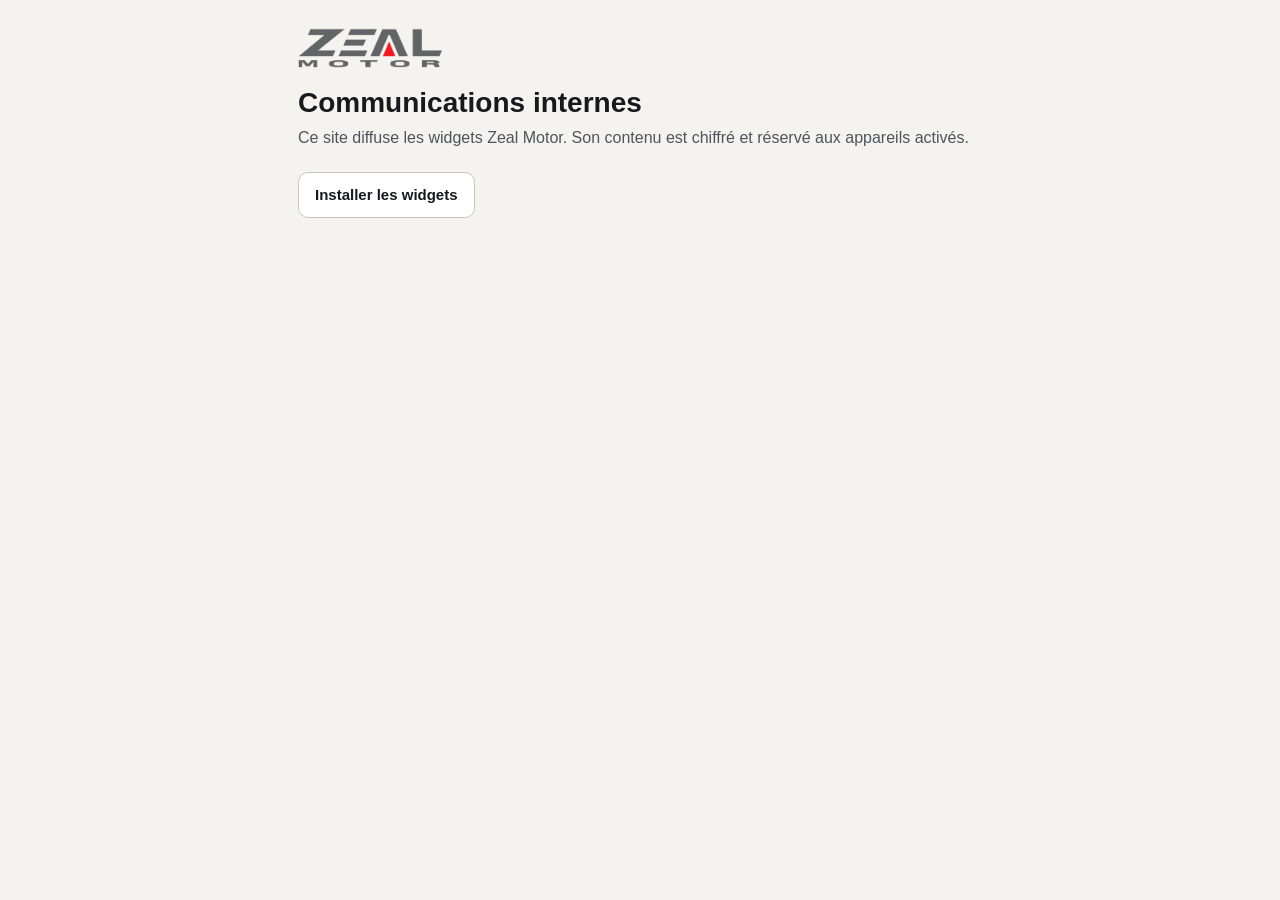
<file: index.html>
<!doctype html>
<html lang="fr">
<head>
<meta charset="utf-8">
<meta name="viewport" content="width=device-width, initial-scale=1">
<meta name="robots" content="noindex, nofollow">
<title>Zeal Motor · Communications internes</title>
<style>
:root{--ink:#17191D;--muted:#4F545B;--line:#E3E0D9;--bg:#F4F3EF;--red:#ED1C24;--dark:#1F2023}
*{box-sizing:border-box}
body{margin:0;background:var(--bg);color:var(--ink);font:16px/1.5 -apple-system,BlinkMacSystemFont,"Segoe UI",Inter,sans-serif}
main{max-width:720px;margin:0 auto;padding:28px 18px 56px}
header{display:flex;align-items:center;gap:14px;margin-bottom:8px}
header img{height:40px}
h1{font-size:28px;line-height:1.2;margin:18px 0 6px}
h2{font-size:19px;margin:0 0 8px;display:flex;gap:10px;align-items:center}
.lead{color:var(--muted);margin:0 0 22px}
.step{background:#fff;border:1px solid var(--line);border-radius:16px;padding:18px 18px 16px;margin-bottom:14px}
.num{flex:none;width:28px;height:28px;border-radius:14px;background:var(--dark);color:#fff;font-size:14px;display:flex;align-items:center;justify-content:center}
.step p,.step li{color:var(--muted)}
.step ol{padding-left:20px;margin:6px 0}
.scripts{display:grid;gap:12px;margin-top:10px}
.script{border:1px solid var(--line);border-radius:12px;padding:12px 14px}
.script b{display:block;margin-bottom:8px}
.row{display:flex;gap:8px;flex-wrap:wrap}
button,a.btn{display:inline-block;min-height:44px;padding:0 16px;border-radius:10px;font-family:inherit;font-size:15px;font-weight:600;line-height:44px;border:1px solid #C9C6BE;background:#fff;color:var(--ink);text-decoration:none;cursor:pointer}
button.primary{background:var(--dark);border-color:var(--dark);color:#fff}
.ok{color:#17663F;font-weight:600;min-height:22px;margin-top:6px}
.warn{background:#FCEFD6;color:#5C3600;border-radius:12px;padding:12px 14px;margin-top:10px}
code{background:#ECEAE4;border-radius:6px;padding:1px 6px}
footer{color:var(--muted);font-size:13px;margin-top:28px}
</style>
</head>
<body>
<main>
  <header><img src="brand/zeal-logo.png" alt="Zeal Motor"></header>
  <h1>Communications internes</h1>
  <p class="lead">Ce site diffuse les widgets Zeal Motor. Son contenu est chiffré et réservé aux appareils activés.</p>
  <a class="btn" href="install/">Installer les widgets</a>
</main>
</body>
</html>
</file>
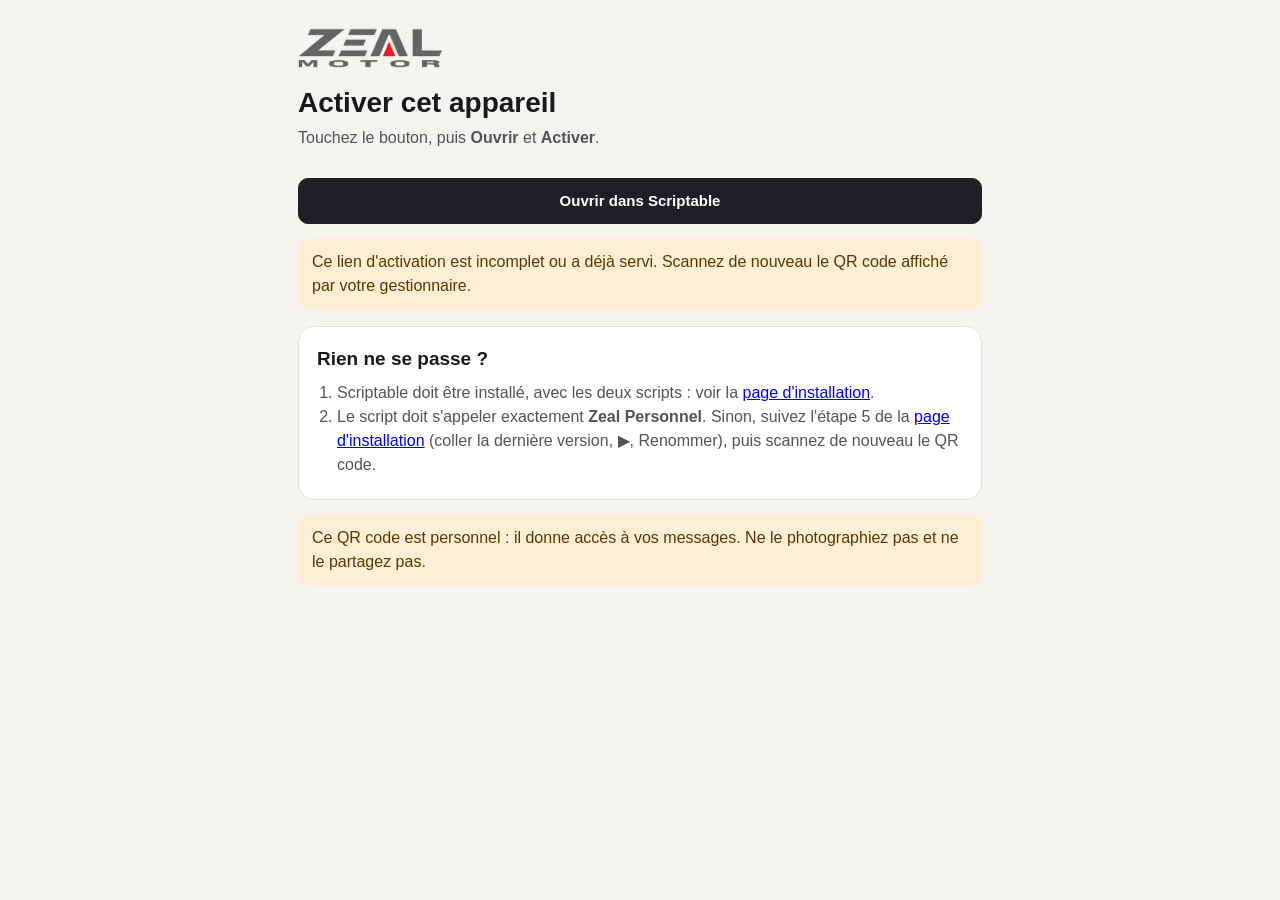
<file: activer/index.html>
<!doctype html>
<html lang="fr">
<head>
<meta charset="utf-8">
<meta name="viewport" content="width=device-width, initial-scale=1">
<meta name="robots" content="noindex, nofollow">
<meta name="referrer" content="no-referrer">
<title>Activer les widgets Zeal Motor</title>
<style>
:root{--ink:#17191D;--muted:#4F545B;--line:#E3E0D9;--bg:#F4F3EF;--red:#ED1C24;--dark:#1F2023}
*{box-sizing:border-box}
body{margin:0;background:var(--bg);color:var(--ink);font:16px/1.5 -apple-system,BlinkMacSystemFont,"Segoe UI",Inter,sans-serif}
main{max-width:720px;margin:0 auto;padding:28px 18px 56px}
header{display:flex;align-items:center;gap:14px;margin-bottom:8px}
header img{height:40px}
h1{font-size:28px;line-height:1.2;margin:18px 0 6px}
h2{font-size:19px;margin:0 0 8px;display:flex;gap:10px;align-items:center}
.lead{color:var(--muted);margin:0 0 22px}
.step{background:#fff;border:1px solid var(--line);border-radius:16px;padding:18px 18px 16px;margin-bottom:14px}
.num{flex:none;width:28px;height:28px;border-radius:14px;background:var(--dark);color:#fff;font-size:14px;display:flex;align-items:center;justify-content:center}
.step p,.step li{color:var(--muted)}
.step ol{padding-left:20px;margin:6px 0}
.scripts{display:grid;gap:12px;margin-top:10px}
.script{border:1px solid var(--line);border-radius:12px;padding:12px 14px}
.script b{display:block;margin-bottom:8px}
.row{display:flex;gap:8px;flex-wrap:wrap}
button,a.btn{display:inline-block;min-height:44px;padding:0 16px;border-radius:10px;font-family:inherit;font-size:15px;font-weight:600;line-height:44px;border:1px solid #C9C6BE;background:#fff;color:var(--ink);text-decoration:none;cursor:pointer}
button.primary{background:var(--dark);border-color:var(--dark);color:#fff}
.ok{color:#17663F;font-weight:600;min-height:22px;margin-top:6px}
.warn{background:#FCEFD6;color:#5C3600;border-radius:12px;padding:12px 14px;margin-top:10px}
code{background:#ECEAE4;border-radius:6px;padding:1px 6px}
footer{color:var(--muted);font-size:13px;margin-top:28px}

a.btn.primary{background:var(--dark);border-color:var(--dark);color:#fff;width:100%;text-align:center;margin:6px 0 4px}
</style>
</head>
<body>
<main>
  <header><img src="../brand/zeal-logo.png" alt="Zeal Motor"></header>
  <h1>Activer cet appareil</h1>
  <p class="lead">Touchez le bouton, puis <b>Ouvrir</b> et <b>Activer</b>.</p>
  <a class="btn primary" id="open" href="#" hidden>Ouvrir dans Scriptable</a>
  <p class="warn" id="invalid" hidden>Ce lien d'activation est incomplet ou a déjà servi. Scannez de nouveau le QR code affiché par votre gestionnaire.</p>

  <section class="step">
    <h2>Rien ne se passe ?</h2>
    <ol>
      <li>Scriptable doit être installé, avec les deux scripts : voir la <a href="../install/">page d'installation</a>.</li>
      <li>Le script doit s'appeler exactement <b>Zeal Personnel</b>. Sinon, suivez l'étape 5 de la <a href="../install/">page d'installation</a> (coller la dernière version, ▶, Renommer), puis scannez de nouveau le QR code.</li>
    </ol>
  </section>
  <p class="warn">Ce QR code est personnel : il donne accès à vos messages. Ne le photographiez pas et ne le partagez pas.</p>
</main>
<script>
(function () {
  var hash = String(location.hash || '').replace(/^#/, '');
  var params = {};
  hash.split('&').forEach(function (pair) {
    var i = pair.indexOf('=');
    if (i > 0) params[pair.slice(0, i)] = pair.slice(i + 1);
  });
  // Retire la clé de la barre d'adresse et de l'historique.
  if (hash && history.replaceState) history.replaceState(null, '', location.pathname + location.search);
  var valid = /^[0-9a-f]{32}$/.test(params.d || '') && /^[A-Za-z0-9_-]{43}$/.test(params.k || '');
  if (!valid) {
    document.getElementById('invalid').hidden = false;
    return;
  }
  var open = document.getElementById('open');
  open.href = 'scriptable:///run/Zeal%20Personnel?d=' + params.d + '&k=' + params.k;
  open.hidden = false;
})();
</script>
</body>
</html>
</file>
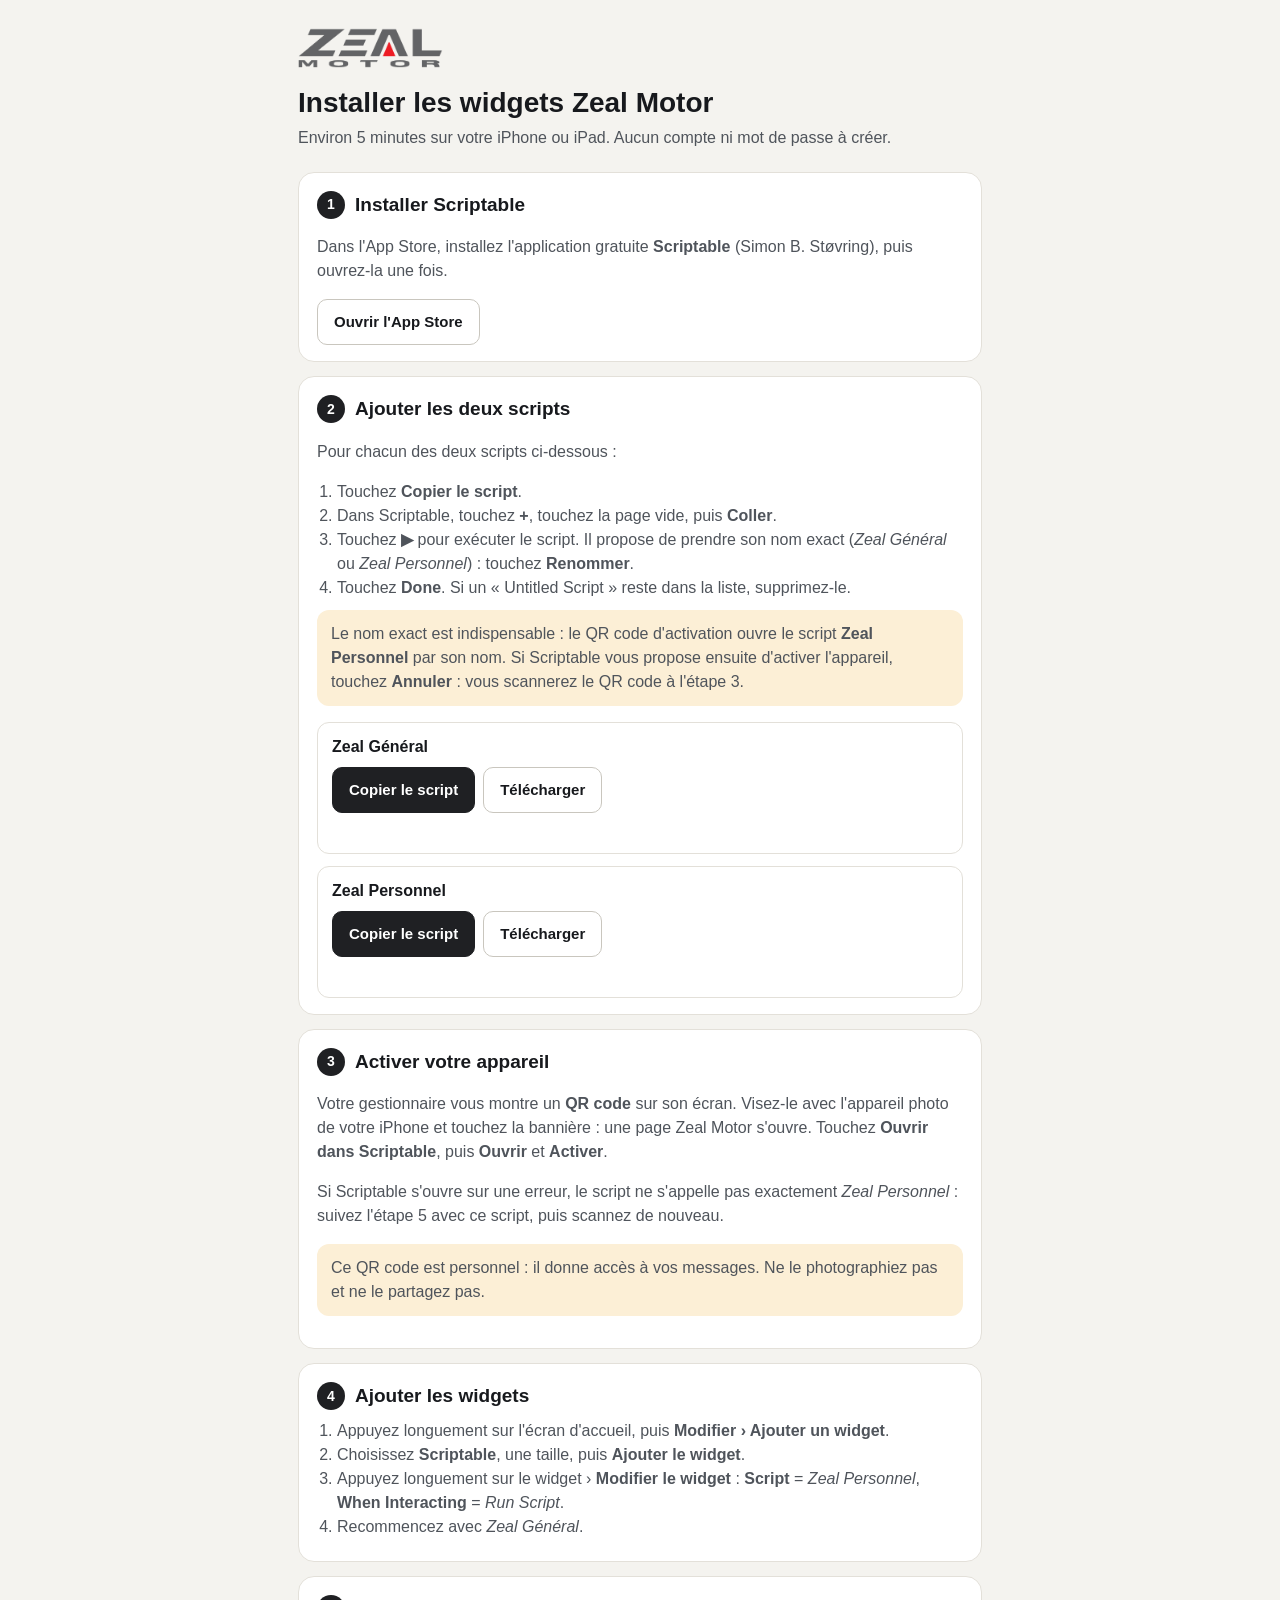
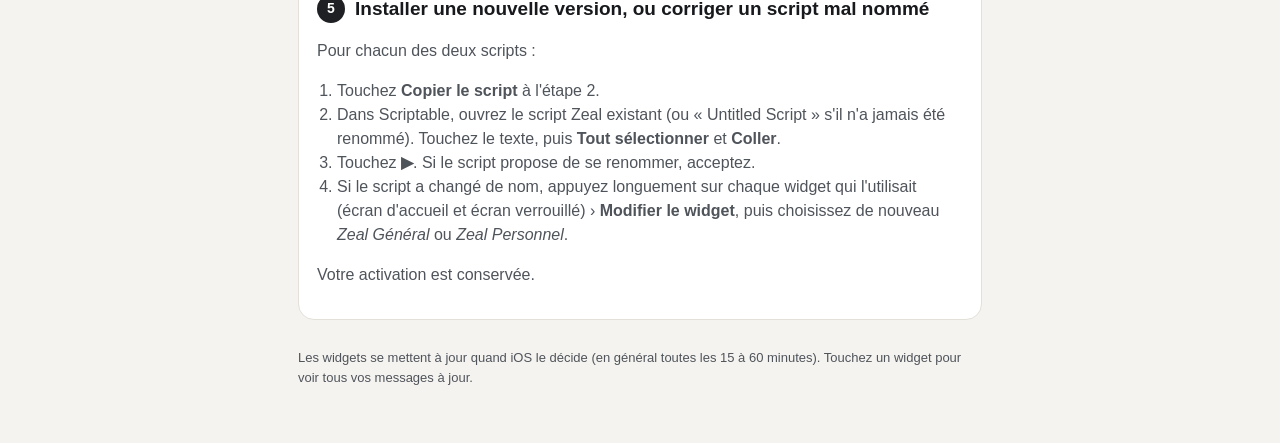
<file: install/index.html>
<!doctype html>
<html lang="fr">
<head>
<meta charset="utf-8">
<meta name="viewport" content="width=device-width, initial-scale=1">
<meta name="robots" content="noindex, nofollow">
<title>Installer les widgets Zeal Motor</title>
<style>
:root{--ink:#17191D;--muted:#4F545B;--line:#E3E0D9;--bg:#F4F3EF;--red:#ED1C24;--dark:#1F2023}
*{box-sizing:border-box}
body{margin:0;background:var(--bg);color:var(--ink);font:16px/1.5 -apple-system,BlinkMacSystemFont,"Segoe UI",Inter,sans-serif}
main{max-width:720px;margin:0 auto;padding:28px 18px 56px}
header{display:flex;align-items:center;gap:14px;margin-bottom:8px}
header img{height:40px}
h1{font-size:28px;line-height:1.2;margin:18px 0 6px}
h2{font-size:19px;margin:0 0 8px;display:flex;gap:10px;align-items:center}
.lead{color:var(--muted);margin:0 0 22px}
.step{background:#fff;border:1px solid var(--line);border-radius:16px;padding:18px 18px 16px;margin-bottom:14px}
.num{flex:none;width:28px;height:28px;border-radius:14px;background:var(--dark);color:#fff;font-size:14px;display:flex;align-items:center;justify-content:center}
.step p,.step li{color:var(--muted)}
.step ol{padding-left:20px;margin:6px 0}
.scripts{display:grid;gap:12px;margin-top:10px}
.script{border:1px solid var(--line);border-radius:12px;padding:12px 14px}
.script b{display:block;margin-bottom:8px}
.row{display:flex;gap:8px;flex-wrap:wrap}
button,a.btn{display:inline-block;min-height:44px;padding:0 16px;border-radius:10px;font-family:inherit;font-size:15px;font-weight:600;line-height:44px;border:1px solid #C9C6BE;background:#fff;color:var(--ink);text-decoration:none;cursor:pointer}
button.primary{background:var(--dark);border-color:var(--dark);color:#fff}
.ok{color:#17663F;font-weight:600;min-height:22px;margin-top:6px}
.warn{background:#FCEFD6;color:#5C3600;border-radius:12px;padding:12px 14px;margin-top:10px}
code{background:#ECEAE4;border-radius:6px;padding:1px 6px}
footer{color:var(--muted);font-size:13px;margin-top:28px}
</style>
</head>
<body>
<main>
  <header><img src="../brand/zeal-logo.png" alt="Zeal Motor"></header>
  <h1>Installer les widgets Zeal Motor</h1>
  <p class="lead">Environ 5 minutes sur votre iPhone ou iPad. Aucun compte ni mot de passe à créer.</p>

  <section class="step">
    <h2><span class="num">1</span>Installer Scriptable</h2>
    <p>Dans l'App Store, installez l'application gratuite <b>Scriptable</b> (Simon B. Støvring), puis ouvrez-la une fois.</p>
    <a class="btn" href="https://apps.apple.com/app/scriptable/id1405459188">Ouvrir l'App Store</a>
  </section>

  <section class="step">
    <h2><span class="num">2</span>Ajouter les deux scripts</h2>
    <p>Pour chacun des deux scripts ci-dessous :</p>
    <ol>
      <li>Touchez <b>Copier le script</b>.</li>
      <li>Dans Scriptable, touchez <b>+</b>, touchez la page vide, puis <b>Coller</b>.</li>
      <li>Touchez <b>▶</b> pour exécuter le script. Il propose de prendre son nom exact (<i>Zeal Général</i> ou <i>Zeal Personnel</i>) : touchez <b>Renommer</b>.</li>
      <li>Touchez <b>Done</b>. Si un « Untitled Script » reste dans la liste, supprimez-le.</li>
    </ol>
    <p class="warn">Le nom exact est indispensable : le QR code d'activation ouvre le script <b>Zeal Personnel</b> par son nom. Si Scriptable vous propose ensuite d'activer l'appareil, touchez <b>Annuler</b> : vous scannerez le QR code à l'étape 3.</p>
    <div class="scripts">
      <div class="script">
        <b>Zeal Général</b>
        <div class="row">
          <button class="primary" type="button" data-copy="zeal-general.js">Copier le script</button>
          <a class="btn" href="zeal-general.js" download="Zeal Général.js">Télécharger</a>
        </div>
        <div class="ok" role="status" data-status="zeal-general.js"></div>
      </div>
      <div class="script">
        <b>Zeal Personnel</b>
        <div class="row">
          <button class="primary" type="button" data-copy="zeal-personnel.js">Copier le script</button>
          <a class="btn" href="zeal-personnel.js" download="Zeal Personnel.js">Télécharger</a>
        </div>
        <div class="ok" role="status" data-status="zeal-personnel.js"></div>
      </div>
    </div>
  </section>

  <section class="step">
    <h2><span class="num">3</span>Activer votre appareil</h2>
    <p>Votre gestionnaire vous montre un <b>QR code</b> sur son écran. Visez-le avec l'appareil photo de votre iPhone et touchez la bannière : une page Zeal Motor s'ouvre. Touchez <b>Ouvrir dans Scriptable</b>, puis <b>Ouvrir</b> et <b>Activer</b>.</p>
    <p>Si Scriptable s'ouvre sur une erreur, le script ne s'appelle pas exactement <i>Zeal Personnel</i> : suivez l'étape 5 avec ce script, puis scannez de nouveau.</p>
    <p class="warn">Ce QR code est personnel : il donne accès à vos messages. Ne le photographiez pas et ne le partagez pas.</p>
  </section>

  <section class="step">
    <h2><span class="num">4</span>Ajouter les widgets</h2>
    <ol>
      <li>Appuyez longuement sur l'écran d'accueil, puis <b>Modifier › Ajouter un widget</b>.</li>
      <li>Choisissez <b>Scriptable</b>, une taille, puis <b>Ajouter le widget</b>.</li>
      <li>Appuyez longuement sur le widget › <b>Modifier le widget</b> : <b>Script</b> = <i>Zeal Personnel</i>, <b>When Interacting</b> = <i>Run Script</i>.</li>
      <li>Recommencez avec <i>Zeal Général</i>.</li>
    </ol>
  </section>

  <section class="step">
    <h2><span class="num">5</span>Installer une nouvelle version, ou corriger un script mal nommé</h2>
    <p>Pour chacun des deux scripts :</p>
    <ol>
      <li>Touchez <b>Copier le script</b> à l'étape 2.</li>
      <li>Dans Scriptable, ouvrez le script Zeal existant (ou « Untitled Script » s'il n'a jamais été renommé). Touchez le texte, puis <b>Tout sélectionner</b> et <b>Coller</b>.</li>
      <li>Touchez <b>▶</b>. Si le script propose de se renommer, acceptez.</li>
      <li>Si le script a changé de nom, appuyez longuement sur chaque widget qui l'utilisait (écran d'accueil et écran verrouillé) › <b>Modifier le widget</b>, puis choisissez de nouveau <i>Zeal Général</i> ou <i>Zeal Personnel</i>.</li>
    </ol>
    <p>Votre activation est conservée.</p>
  </section>

  <footer>Les widgets se mettent à jour quand iOS le décide (en général toutes les 15 à 60 minutes). Touchez un widget pour voir tous vos messages à jour.</footer>
</main>
<script>
(function () {
  var cache = {};
  function load(file) {
    if (!cache[file]) cache[file] = fetch(file, { cache: 'no-store' }).then(function (r) { return r.text(); });
    return cache[file];
  }
  var texts = {};
  document.querySelectorAll('[data-copy]').forEach(function (btn) {
    var file = btn.getAttribute('data-copy');
    load(file).then(function (t) { texts[file] = t; });
    btn.addEventListener('click', function () {
      var status = document.querySelector('[data-status="' + file + '"]');
      var t = texts[file];
      if (!t) { status.textContent = 'Chargement… réessayez dans un instant.'; return; }
      function done() { status.textContent = 'Copié. Collez-le maintenant dans Scriptable.'; }
      function fallback() {
        var area = document.createElement('textarea');
        area.value = t;
        area.setAttribute('readonly', '');
        area.style.position = 'fixed';
        area.style.opacity = '0';
        document.body.appendChild(area);
        area.select();
        area.setSelectionRange(0, t.length);
        var ok = false;
        try { ok = document.execCommand('copy'); } catch (e) { ok = false; }
        document.body.removeChild(area);
        status.textContent = ok ? 'Copié. Collez-le maintenant dans Scriptable.' : 'Copie impossible : utilisez « Télécharger ».';
      }
      if (navigator.clipboard && navigator.clipboard.writeText) {
        navigator.clipboard.writeText(t).then(done, fallback);
      } else {
        fallback();
      }
    });
  });
})();
</script>
</body>
</html>
</file>
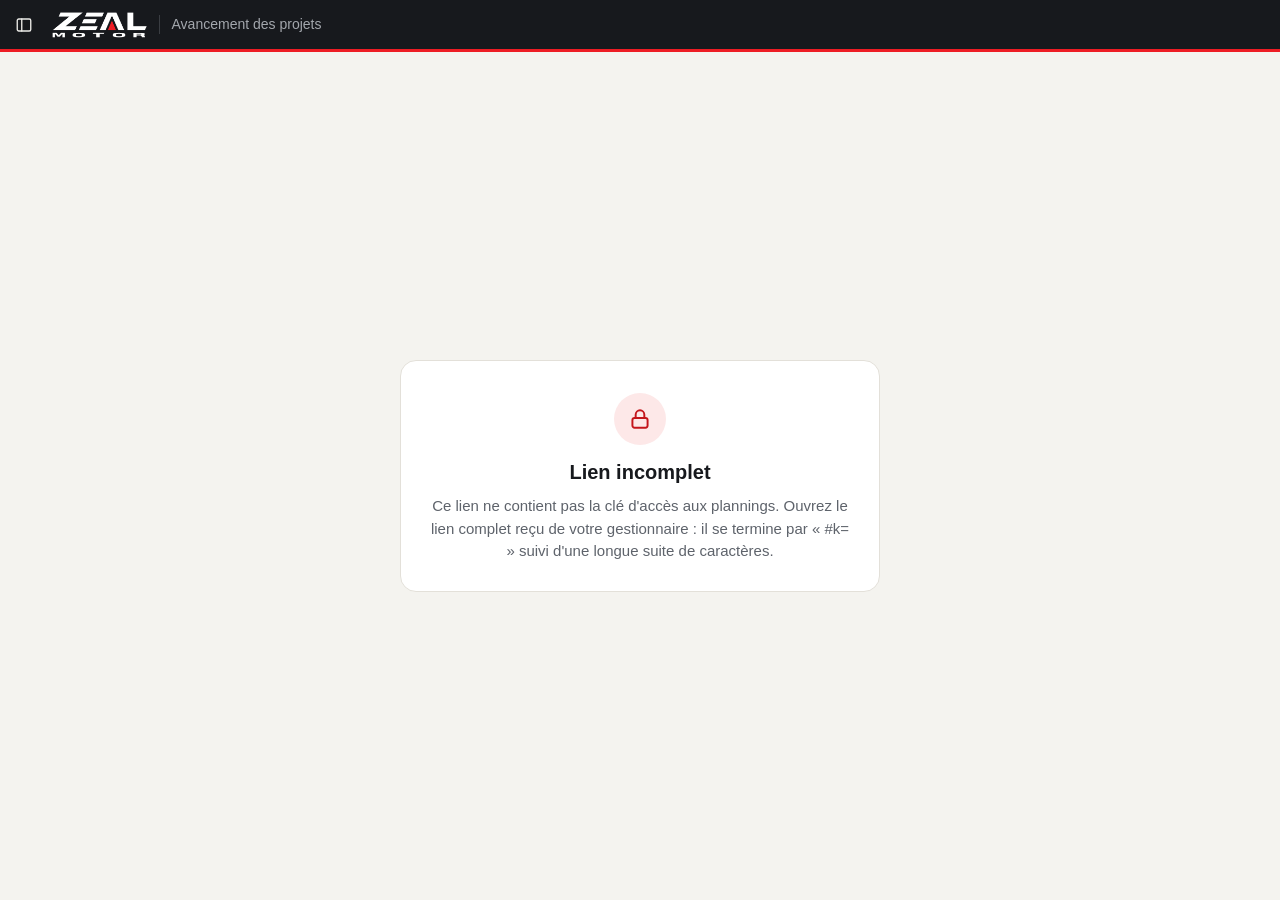
<file: projets/index.html>
<!doctype html>
<html lang="fr">
<head>
<meta charset="utf-8">
<meta name="viewport" content="width=device-width, initial-scale=1, viewport-fit=cover">
<meta name="robots" content="noindex, nofollow">
<meta name="referrer" content="no-referrer">
<meta name="color-scheme" content="light dark">
<meta name="theme-color" content="#17191D">
<title>Avancement des projets · Zeal Motor</title>
<link rel="icon" href="data:image/svg+xml,%3Csvg xmlns='http://www.w3.org/2000/svg' viewBox='0 0 32 32'%3E%3Crect width='32' height='32' rx='7' fill='%2317191D'/%3E%3Cpath d='M9 24h14L16 8z' fill='%23ED1C24'/%3E%3C/svg%3E">
<link rel="stylesheet" href="viewer.css">
</head>
<body>
<svg class="sprite" aria-hidden="true" focusable="false">
  <symbol id="i-menu" viewBox="0 0 24 24"><path d="M4 6h16M4 12h16M4 18h16"/></symbol>
  <symbol id="i-search" viewBox="0 0 24 24"><circle cx="11" cy="11" r="6.5"/><path d="m16 16 4.5 4.5"/></symbol>
  <symbol id="i-up" viewBox="0 0 24 24"><path d="m6 15 6-6 6 6"/></symbol>
  <symbol id="i-down" viewBox="0 0 24 24"><path d="m6 9 6 6 6-6"/></symbol>
  <symbol id="i-filter" viewBox="0 0 24 24"><path d="M4 5h16l-6.2 7.4V19l-3.6-1.8v-4.8z"/></symbol>
  <symbol id="i-sliders" viewBox="0 0 24 24"><path d="M4 7h9M17 7h3M4 17h3M11 17h9"/><circle cx="15" cy="7" r="2"/><circle cx="9" cy="17" r="2"/></symbol>
  <symbol id="i-close" viewBox="0 0 24 24"><path d="M6 6l12 12M18 6 6 18"/></symbol>
  <symbol id="i-expand" viewBox="0 0 24 24"><path d="m7 9 5-5 5 5M7 15l5 5 5-5"/></symbol>
  <symbol id="i-collapse" viewBox="0 0 24 24"><path d="m7 4 5 5 5-5M7 20l5-5 5 5"/></symbol>
  <symbol id="i-today" viewBox="0 0 24 24"><rect x="4" y="5" width="16" height="15" rx="2"/><path d="M4 10h16M9 3v4M15 3v4"/><path d="M12 13v4"/></symbol>
  <symbol id="i-eye" viewBox="0 0 24 24"><path d="M2.5 12S6 5.5 12 5.5 21.5 12 21.5 12 18 18.5 12 18.5 2.5 12 2.5 12z"/><circle cx="12" cy="12" r="3"/></symbol>
  <symbol id="i-eye-off" viewBox="0 0 24 24"><path d="M3 3l18 18M10.6 6a9.5 9.5 0 0 1 1.4-.1c6 0 9.5 6.1 9.5 6.1a17 17 0 0 1-2.6 3.3M6.4 7.5C3.9 9.2 2.5 12 2.5 12S6 18.5 12 18.5c1.6 0 3-.4 4.2-1M9.9 10a3 3 0 0 0 4.1 4.1"/></symbol>
  <symbol id="i-layers" viewBox="0 0 24 24"><path d="M3 7h12M3 12h8M3 17h14"/><path d="M15 5v4M11 10v4M17 15v4"/></symbol>
  <symbol id="i-refresh" viewBox="0 0 24 24"><path d="M20 11a8 8 0 0 0-14.5-4.6L4 8M4 4v4h4M4 13a8 8 0 0 0 14.5 4.6L20 16M20 20v-4h-4"/></symbol>
  <symbol id="i-alert" viewBox="0 0 24 24"><path d="M12 4 2.5 20h19z"/><path d="M12 10v4.5M12 17.2v.1"/></symbol>
  <symbol id="i-cloud-off" viewBox="0 0 24 24"><path d="M3 3l18 18M8 7.2A5.5 5.5 0 0 1 16.8 10H18a4 4 0 0 1 2.3 7.3M17 19H7a4.5 4.5 0 0 1-1.3-8.8"/></symbol>
  <symbol id="i-lock" viewBox="0 0 24 24"><rect x="5" y="11" width="14" height="9" rx="2"/><path d="M8 11V8a4 4 0 0 1 8 0v3"/></symbol>
  <symbol id="i-folder" viewBox="0 0 24 24"><path d="M3 7a2 2 0 0 1 2-2h4l2 2h8a2 2 0 0 1 2 2v8a2 2 0 0 1-2 2H5a2 2 0 0 1-2-2z"/></symbol>
  <symbol id="i-chev" viewBox="0 0 16 16"><path d="M6 4l4 4-4 4"/></symbol>
  <symbol id="i-flag" viewBox="0 0 24 24"><path d="M5 21V4M5 4h11l-2 4 2 4H5"/></symbol>
  <symbol id="i-note" viewBox="0 0 24 24"><path d="M6 3h9l4 4v14H6z"/><path d="M14 3v5h5M9 13h7M9 17h5"/></symbol>
  <symbol id="i-panel" viewBox="0 0 24 24"><rect x="3" y="4" width="18" height="16" rx="2"/><path d="M9 4v16"/></symbol>
</svg>

<div class="app" id="app">
  <header class="appbar">
    <button type="button" class="icon-btn appbar-btn" id="navToggle" aria-controls="nav" aria-expanded="false" title="Projets">
      <svg class="ico"><use href="#i-panel"/></svg><span class="visually-hidden">Afficher ou masquer la liste des projets</span>
    </button>
    <img class="logo" src="../brand/zeal-logo-white.png" alt="Zeal Motor" width="104" height="29">
    <span class="appname">Avancement des projets</span>
    <span class="appbar-gap"></span>
    <button type="button" class="sync" id="sync" title="Vérifier les mises à jour maintenant" hidden>
      <svg class="ico"><use href="#i-refresh"/></svg><span class="sync-text" id="syncText" role="status" aria-live="polite"></span>
    </button>
  </header>

  <div class="layout" id="layout">
    <nav class="nav" id="nav" aria-label="Projets publiés">
      <div class="nav-head">
        <span>Projets</span>
        <button type="button" class="icon-btn nav-close" id="navClose" aria-label="Masquer la liste des projets" title="Masquer la liste"><svg class="ico"><use href="#i-close"/></svg></button>
      </div>
      <ul class="nav-list" id="navList"></ul>
      <p class="nav-foot">Lecture seule. Mis à jour automatiquement depuis Microsoft Project.</p>
    </nav>
    <div class="backdrop" id="navBackdrop" hidden></div>

    <main class="main" id="main">
      <section class="phead" id="phead" hidden>
        <div class="phead-main">
          <h1 class="pname" id="pName"></h1>
          <div class="pmeta" id="pMeta"></div>
        </div>
        <div class="pprog" id="pProg">
          <span class="pprog-val" id="pPct"></span>
          <span class="pbar"><span class="pbar-fill" id="pBar"></span></span>
          <span class="pprog-label">achevé</span>
        </div>
      </section>

      <div class="toolbar" id="toolbar" hidden>
        <div class="search" role="search">
          <svg class="ico search-ico"><use href="#i-search"/></svg>
          <input id="q" type="search" placeholder="Rechercher" aria-label="Rechercher une tâche" autocomplete="off" spellcheck="false" enterkeyhint="search">
          <span class="qcount" id="qCount" aria-live="polite"></span>
          <button type="button" class="icon-btn sm" id="qPrev" aria-label="Résultat précédent" title="Résultat précédent (Maj+Entrée)" disabled><svg class="ico"><use href="#i-up"/></svg></button>
          <button type="button" class="icon-btn sm" id="qNext" aria-label="Résultat suivant" title="Résultat suivant (Entrée)" disabled><svg class="ico"><use href="#i-down"/></svg></button>
          <button type="button" class="icon-btn sm" id="qFilter" aria-pressed="false" title="N'afficher que les tâches trouvées"><svg class="ico"><use href="#i-filter"/></svg><span class="visually-hidden">N'afficher que les tâches trouvées</span></button>
        </div>
        <button type="button" class="btn more-btn" id="moreBtn" aria-expanded="false" aria-controls="tools">
          <svg class="ico"><use href="#i-sliders"/></svg><span>Options</span><span class="dot" id="moreDot" hidden></span>
        </button>

        <div class="tools" id="tools">
          <div class="sheet-head">
            <strong>Options d'affichage</strong>
            <button type="button" class="icon-btn" id="toolsClose" aria-label="Fermer les options"><svg class="ico"><use href="#i-close"/></svg></button>
          </div>

          <div class="tgroup" role="group" aria-label="Filtres">
            <div class="sheet-title">Filtres</div>
            <label class="field">
              <span class="field-label sheet-only">Statut</span>
              <span class="visually-hidden">Filtrer par statut</span>
              <select id="fStatus"></select>
            </label>
            <div class="menu-wrap">
              <button type="button" class="btn" id="periodBtn" aria-expanded="false" aria-controls="periodMenu"><svg class="ico"><use href="#i-today"/></svg><span id="periodLabel">Période</span><svg class="ico caret"><use href="#i-down"/></svg></button>
              <div class="menu period-menu" id="periodMenu" hidden>
                <div class="menu-title">Tâches en cours pendant la période</div>
                <label class="field">
                  <span class="field-label">Du</span>
                  <input id="fFrom" type="date">
                </label>
                <label class="field">
                  <span class="field-label">Au</span>
                  <input id="fTo" type="date">
                </label>
              </div>
            </div>
            <button type="button" class="btn ghost" id="fReset" hidden>Effacer les filtres</button>
          </div>

          <div class="tgroup" role="group" aria-label="Niveaux">
            <div class="sheet-title">Niveaux</div>
            <div class="menu-wrap">
              <button type="button" class="btn" id="levelBtn" aria-expanded="false" aria-controls="levelMenu" title="Réduire ou développer"><svg class="ico"><use href="#i-expand"/></svg><span class="lbl-c2">Niveaux</span><svg class="ico caret"><use href="#i-down"/></svg></button>
              <div class="menu" id="levelMenu" hidden>
                <button type="button" class="menu-item" id="expandAll"><svg class="ico"><use href="#i-expand"/></svg><span>Tout développer</span></button>
                <button type="button" class="menu-item" id="groupsOnly"><svg class="ico"><use href="#i-collapse"/></svg><span>Groupes seulement</span></button>
                <button type="button" class="menu-item" id="collapseAll"><svg class="ico"><use href="#i-collapse"/></svg><span>Tout réduire</span></button>
                <div class="menu-title" id="levelTitle">Afficher jusqu'au niveau</div>
                <div class="levels" id="levels"></div>
              </div>
            </div>
          </div>

          <div class="tgroup" role="group" aria-label="Échelle de temps">
            <div class="sheet-title">Échelle de temps</div>
            <div class="seg" id="zoomSeg" role="radiogroup" aria-label="Zoom">
              <button type="button" role="radio" aria-checked="false" data-zoom="day">Jours</button>
              <button type="button" role="radio" aria-checked="false" data-zoom="week">Semaines</button>
              <button type="button" role="radio" aria-checked="false" data-zoom="month">Mois</button>
            </div>
            <button type="button" class="btn" id="todayBtn" title="Aller à aujourd'hui"><svg class="ico"><use href="#i-today"/></svg><span class="lbl-c1">Aujourd'hui</span></button>
          </div>

          <div class="tgroup" role="group" aria-label="Affichage">
            <div class="sheet-title">Affichage</div>
            <div class="menu-wrap">
              <button type="button" class="btn" id="viewBtn" aria-expanded="false" aria-controls="viewMenu" title="Liens, planification initiale, colonnes"><svg class="ico"><use href="#i-layers"/></svg><span class="lbl-c2">Affichage</span><svg class="ico caret"><use href="#i-down"/></svg></button>
              <div class="menu" id="viewMenu" hidden>
                <div class="menu-title">Diagramme</div>
                <label class="check"><input type="checkbox" id="optDeps"><span>Liens entre les tâches</span></label>
                <label class="check"><input type="checkbox" id="optBaseline"><span>Planification initiale</span></label>
                <label class="check"><input type="checkbox" id="optCritical"><span>Tâches critiques en rouge</span></label>
                <div id="colSection">
                  <div class="menu-title">Colonnes</div>
                  <div id="colOptions"></div>
                </div>
              </div>
            </div>
            <div class="menu-wrap" id="hiddenWrap" hidden>
              <button type="button" class="btn" id="hiddenBtn" aria-expanded="false" aria-controls="hiddenMenu"><svg class="ico"><use href="#i-eye-off"/></svg><span><span class="lbl-c1">Lignes masquées </span><span id="hiddenLabel">(0)</span></span></button>
              <div class="menu" id="hiddenMenu" hidden>
                <div class="menu-title">Lignes masquées</div>
                <ul class="hidden-list" id="hiddenList"></ul>
                <button type="button" class="btn block" id="restoreAll">Tout réafficher</button>
              </div>
            </div>
          </div>
        </div>
      </div>
      <div class="backdrop sheet-backdrop" id="toolsBackdrop" hidden></div>

      <div class="notice" id="notice" role="status" aria-live="polite" hidden></div>

      <div class="gantt" id="gantt" hidden>
        <div class="sc" id="sc" role="treegrid" tabindex="0" aria-label="Tâches du projet" aria-readonly="true">
          <div class="canvas" id="canvas">
            <div class="head" id="head">
              <div class="ghead" id="ghead" role="row"></div>
              <div class="thead" id="thead" aria-hidden="true"></div>
            </div>
            <div class="body" id="body">
              <div class="gbody" id="gbody" role="rowgroup"></div>
              <div class="cbody" id="cbody" aria-hidden="true">
                <div class="cgrid" id="cgrid"></div>
                <div class="hl" id="hl" hidden></div>
                <div class="markers" id="markers"></div>
                <svg class="links" id="links" xmlns="http://www.w3.org/2000/svg"></svg>
                <div class="bars" id="bars"></div>
              </div>
            </div>
          </div>
        </div>
        <div class="splitter" id="splitter" role="separator" aria-orientation="vertical" aria-label="Largeur de la liste des tâches" tabindex="0"></div>
        <aside class="detail" id="detail" aria-label="Détails de la tâche" hidden></aside>
      </div>

      <section class="state" id="state">
        <div class="state-card" id="stateCard">
          <div class="spinner" aria-hidden="true"></div>
          <p class="state-text">Chargement du planning…</p>
          <noscript><p class="state-text">Activez JavaScript dans votre navigateur pour afficher le planning.</p></noscript>
        </div>
      </section>
    </main>
  </div>
</div>
<script src="vendor/nacl-fast.min.js"></script>
<script type="module" src="viewer.js"></script>
</body>
</html>
</file>
<file: projets/viewer.css>
/* Zeal Motor · Avancement des projets — visionneuse Gantt (lecture seule) */

:root {
  --bg: #F4F3EF;
  --surface: #FFFFFF;
  --surface-2: #FAF9F6;
  --surface-3: #F0EEE9;
  --line: #E3E0D9;
  --line-soft: #EEECE6;
  --line-strong: #CFCBC3;
  --ink: #17191D;
  --ink-2: #3F434A;
  --muted: #5E636B;
  --gray: #636466;
  --red: #ED1C24;
  --red-text: #C4161C;
  --red-soft: #FDE8E8;
  --ok: #17663F;
  --warn-bg: #FCEFD6;
  --warn-fg: #5C3600;
  --focus: #2F6FEB;
  --sel: #E6ECFA;
  --hover: #F5F3EE;
  --mark: #FFE27A;
  --mark-cur: #FFB547;
  --appbar: #17191D;
  --appbar-text: #ECEBE7;
  --appbar-muted: #A3A7AD;
  --shadow-pop: 0 16px 40px rgba(23, 25, 29, 0.18);
  /* Diagramme */
  --bar: #C5C7CA;
  --bar-done: #636466;
  --bar-edge: #8E9094;
  --crit: #F8B9BB;
  --crit-done: #ED1C24;
  --crit-edge: #D3272E;
  --summary: #17191D;
  --summary-rest: #7C7F84;
  --milestone: #17191D;
  --baseline: #A7A9AC;
  --link: #6F7378;
  --weekend: rgba(99, 100, 102, 0.075);
  --gridline: #ECE9E3;
  --rowline: #F1EFEA;
  --today: #ED1C24;
  --status: #636466;
  --hatch: rgba(255, 255, 255, 0.6);
  /* Dimensions (ajustées par viewer.js) */
  --rh: 30px;
  --hh: 22px;
  --gw: 560px;
  --cols: 44px 1fr;
  --font: 'Segoe UI Variable Text', 'Segoe UI', -apple-system, BlinkMacSystemFont, Inter, Roboto, 'Helvetica Neue', sans-serif;
  color-scheme: light;
}

@media (prefers-color-scheme: dark) {
  :root {
    --bg: #111214;
    --surface: #18191C;
    --surface-2: #1D1F23;
    --surface-3: #2A2D32;
    --line: #2C2F34;
    --line-soft: #232529;
    --line-strong: #3B3F45;
    --ink: #EDECE8;
    --ink-2: #C8CACE;
    --muted: #9EA3AA;
    --gray: #9C9DA0;
    --red: #FF3B42;
    --red-text: #FF7A7F;
    --red-soft: #3A1618;
    --ok: #5FD394;
    --warn-bg: #3A2A0E;
    --warn-fg: #F6D9A6;
    --focus: #6E9BFF;
    --sel: #1E2A42;
    --hover: #202226;
    --mark: #7A6200;
    --mark-cur: #B27A00;
    --appbar: #0B0C0D;
    --shadow-pop: 0 16px 40px rgba(0, 0, 0, 0.5);
    --bar: #4B4E54;
    --bar-done: #B3B5B9;
    --bar-edge: #65686E;
    --crit: #66232A;
    --crit-done: #FF4148;
    --crit-edge: #FF4148;
    --summary: #E9E8E4;
    --summary-rest: #7E8187;
    --milestone: #E9E8E4;
    --baseline: #6D7075;
    --link: #8F9399;
    --weekend: rgba(255, 255, 255, 0.035);
    --gridline: #24272B;
    --rowline: #202226;
    --today: #FF3B42;
    --status: #A9ABAE;
    --hatch: rgba(0, 0, 0, 0.35);
    color-scheme: dark;
  }
}

*, *::before, *::after { box-sizing: border-box; }

html, body { height: 100%; margin: 0; }

body {
  background: var(--bg);
  color: var(--ink);
  font: 14px/1.4 var(--font);
  -webkit-font-smoothing: antialiased;
  -webkit-text-size-adjust: 100%;
  overflow: hidden;
}

button, input, select { font: inherit; color: inherit; }
button { -webkit-tap-highlight-color: transparent; }
[hidden] { display: none !important; }

:focus-visible { outline: 2px solid var(--focus); outline-offset: 2px; }

.sprite { position: absolute; width: 0; height: 0; overflow: hidden; }

.visually-hidden {
  position: absolute !important;
  width: 1px; height: 1px;
  overflow: hidden; clip: rect(0 0 0 0);
  white-space: nowrap;
}

.ico {
  width: 18px; height: 18px; flex: none;
  fill: none; stroke: currentColor; stroke-width: 1.8;
  stroke-linecap: round; stroke-linejoin: round;
}

/* ------------------------------------------------------------- Structure */

.app {
  display: flex;
  flex-direction: column;
  height: 100vh;
  height: 100dvh;
}

.appbar {
  flex: none;
  height: 52px;
  display: flex;
  align-items: center;
  gap: 12px;
  padding: 0 12px 0 8px;
  padding-left: max(8px, env(safe-area-inset-left));
  padding-right: max(12px, env(safe-area-inset-right));
  background: var(--appbar);
  color: var(--appbar-text);
  border-bottom: 3px solid var(--red);
}

.appbar .logo { height: 26px; width: auto; display: block; }

.appname {
  font-size: 14px;
  color: var(--appbar-muted);
  padding-left: 12px;
  border-left: 1px solid #3A3D42;
  white-space: nowrap;
}

.appbar-gap { flex: 1; }

.appbar-btn { color: var(--appbar-text); }
.appbar-btn:hover { background: #2A2D33; }

.sync {
  display: inline-flex;
  align-items: center;
  gap: 6px;
  min-height: 32px;
  padding: 0 10px;
  border: 0;
  border-radius: 8px;
  background: transparent;
  color: var(--appbar-muted);
  font-size: 12.5px;
  cursor: pointer;
  white-space: nowrap;
}
.sync:hover { background: #2A2D33; color: var(--appbar-text); }
.sync.offline { color: #F6C46B; }
.sync .ico { width: 16px; height: 16px; }
.sync.busy .ico { animation: spin 0.9s linear infinite; }

.layout {
  flex: 1;
  min-height: 0;
  display: flex;
  position: relative;
}

.main {
  flex: 1;
  min-width: 0;
  display: flex;
  flex-direction: column;
  position: relative;
}

/* ------------------------------------------------------ Liste des projets */

.nav {
  width: 256px;
  flex: none;
  display: flex;
  flex-direction: column;
  background: var(--surface);
  border-right: 1px solid var(--line);
  overflow-y: auto;
}

.app.nav-collapsed .nav { display: none; }

.nav-head {
  display: flex;
  align-items: center;
  justify-content: space-between;
  padding: 14px 12px 6px 16px;
  font-size: 12px;
  font-weight: 700;
  letter-spacing: 0.06em;
  text-transform: uppercase;
  color: var(--muted);
}

.nav-list { list-style: none; margin: 0; padding: 4px 8px 12px; display: flex; flex-direction: column; gap: 2px; }

.nav-item {
  width: 100%;
  display: grid;
  gap: 4px;
  padding: 10px 10px 10px 12px;
  border: 0;
  border-radius: 10px;
  background: transparent;
  text-align: left;
  cursor: pointer;
  position: relative;
}
.nav-item:hover { background: var(--hover); }
.nav-item[aria-current="page"] { background: var(--surface-3); }
.nav-item[aria-current="page"]::before {
  content: '';
  position: absolute;
  left: 0; top: 10px; bottom: 10px;
  width: 3px;
  border-radius: 2px;
  background: var(--red);
}
.nav-name { font-weight: 600; font-size: 14px; line-height: 1.3; overflow-wrap: anywhere; }
.nav-sub { font-size: 12px; color: var(--muted); }
.nav-prog { display: flex; align-items: center; gap: 8px; }
.nav-pct { font-size: 12px; font-weight: 650; font-variant-numeric: tabular-nums; min-width: 38px; text-align: right; }

.nav-foot { margin: auto 16px 16px; font-size: 12px; color: var(--muted); }

.minibar {
  flex: 1;
  height: 5px;
  border-radius: 3px;
  background: var(--surface-3);
  overflow: hidden;
}
.minibar > span { display: block; height: 100%; width: 0; background: var(--gray); border-radius: 3px; }
.minibar.done > span { background: var(--ok); }
.minibar.late > span { background: var(--red); }
.nav-item[aria-current="page"] .minibar { background: var(--line); }

.backdrop {
  position: fixed;
  inset: 0;
  z-index: 39;
  background: rgba(10, 11, 12, 0.42);
}
.sheet-backdrop { z-index: 21; }

/* ------------------------------------------------------------- En-tête */

.phead {
  flex: none;
  display: flex;
  align-items: center;
  gap: 20px;
  padding: 12px 20px;
  background: var(--surface);
  border-bottom: 1px solid var(--line);
}

.phead-main { min-width: 0; flex: 1; }

.pname {
  margin: 0;
  font-size: 20px;
  line-height: 1.25;
  font-weight: 700;
  letter-spacing: -0.01em;
  overflow: hidden;
  text-overflow: ellipsis;
  white-space: nowrap;
}

.pmeta {
  display: flex;
  flex-wrap: wrap;
  gap: 2px 16px;
  margin-top: 4px;
  font-size: 13px;
  color: var(--muted);
}
.pmeta b { color: var(--ink-2); font-weight: 600; }
.pmeta .status-date { color: var(--ink-2); }

.pprog { flex: none; display: flex; align-items: center; gap: 12px; }
.pprog-val { font-size: 24px; font-weight: 700; font-variant-numeric: tabular-nums; letter-spacing: -0.02em; }
.pprog-label { font-size: 13px; color: var(--muted); }
.pbar { width: 168px; height: 8px; border-radius: 4px; background: var(--surface-3); overflow: hidden; }
.pbar-fill { display: block; height: 100%; width: 0; background: var(--ink); border-radius: 4px; }

/* ---------------------------------------------------------- Barre d'outils */

.toolbar {
  flex: none;
  display: flex;
  align-items: center;
  flex-wrap: wrap;
  gap: 8px 6px;
  padding: 8px 12px;
  background: var(--surface-2);
  border-bottom: 1px solid var(--line);
  position: relative;
  z-index: 22;
}

.search {
  display: flex;
  align-items: center;
  gap: 2px;
  height: 34px;
  flex: 1 1 220px;
  max-width: 300px;
  min-width: 200px;
  padding: 0 3px 0 10px;
  border: 1px solid var(--line-strong);
  border-radius: 8px;
  background: var(--surface);
}
.search:focus-within { border-color: var(--focus); box-shadow: 0 0 0 1px var(--focus); }
.search-ico { color: var(--muted); width: 16px; height: 16px; }
.search input {
  flex: 1;
  min-width: 40px;
  height: 100%;
  padding: 0 6px;
  border: 0;
  background: transparent;
  outline: none;
  font-size: 14px;
}
.search input::-webkit-search-cancel-button { cursor: pointer; }
.qcount { font-size: 12px; color: var(--muted); white-space: nowrap; font-variant-numeric: tabular-nums; padding: 0 4px; }
.qcount.none { color: var(--red-text); }

.tools { display: contents; }

.tgroup {
  display: flex;
  align-items: center;
  gap: 6px;
  margin-left: 6px;
}
/* Barre étroite : icône seule pour certains boutons (voir fitToolbar). */
.toolbar.compact .lbl-c1, .toolbar.compact2 .lbl-c2 { display: none; }
.sheet-head, .sheet-title, .sheet-only { display: none; }

.btn {
  display: inline-flex;
  align-items: center;
  justify-content: center;
  gap: 6px;
  height: 32px;
  padding: 0 10px;
  border: 1px solid var(--line-strong);
  border-radius: 8px;
  background: var(--surface);
  color: var(--ink);
  font-size: 13px;
  font-weight: 550;
  white-space: nowrap;
  cursor: pointer;
}
.btn:hover:not(:disabled) { background: var(--hover); }
.btn:disabled { opacity: 0.5; cursor: default; }
.btn .ico { width: 16px; height: 16px; }
.btn .caret { width: 14px; height: 14px; margin-right: -2px; color: var(--muted); }
.btn.ghost { border-color: transparent; background: transparent; color: var(--red-text); }
.btn.ghost:hover { background: var(--red-soft); }
.btn.primary { background: var(--ink); border-color: var(--ink); color: var(--surface); }
.btn.primary:hover { background: var(--ink-2); }
.btn.block { width: 100%; }
.btn[aria-expanded="true"] { background: var(--surface-3); }

.icon-btn {
  display: inline-grid;
  place-items: center;
  width: 32px;
  height: 32px;
  padding: 0;
  border: 0;
  border-radius: 8px;
  background: transparent;
  color: inherit;
  cursor: pointer;
}
.icon-btn:hover:not(:disabled) { background: var(--hover); }
.icon-btn:disabled { opacity: 0.35; cursor: default; }
.icon-btn.sm { width: 28px; height: 28px; }
.icon-btn.sm .ico { width: 16px; height: 16px; }
.icon-btn[aria-pressed="true"] { background: var(--ink); color: var(--surface); }

.field { display: inline-flex; align-items: center; gap: 6px; font-size: 13px; }
.field-label { color: var(--muted); }
.field select, .field input {
  height: 32px;
  padding: 0 8px;
  border: 1px solid var(--line-strong);
  border-radius: 8px;
  background: var(--surface);
  color: var(--ink);
  font-size: 13px;
}
.field input[type="date"] { width: 150px; }
.field select:focus-visible, .field input:focus-visible { outline: 2px solid var(--focus); outline-offset: 0; }
.field.active select, .field.active input { border-color: var(--ink); box-shadow: inset 0 0 0 1px var(--ink); }

.seg {
  display: inline-flex;
  padding: 2px;
  border: 1px solid var(--line-strong);
  border-radius: 9px;
  background: var(--surface);
}
.seg button {
  height: 26px;
  padding: 0 10px;
  border: 0;
  border-radius: 6px;
  background: transparent;
  font-size: 13px;
  font-weight: 550;
  color: var(--ink-2);
  cursor: pointer;
}
.seg button:hover { color: var(--ink); background: var(--hover); }
.seg button[aria-checked="true"] { background: var(--ink); color: var(--surface); }

.more-btn { display: none; position: relative; }
.more-btn .dot {
  position: absolute;
  top: 5px; right: 5px;
  width: 8px; height: 8px;
  border-radius: 4px;
  background: var(--red);
}

.menu-wrap { position: relative; }
.menu {
  position: absolute;
  top: calc(100% + 6px);
  left: 0;
  z-index: 30;
  min-width: 250px;
  max-height: min(420px, 70vh);
  overflow-y: auto;
  padding: 6px;
  background: var(--surface);
  border: 1px solid var(--line);
  border-radius: 12px;
  box-shadow: var(--shadow-pop);
}
.menu-right { left: auto; right: 0; }
.menu-item {
  width: 100%;
  display: flex;
  align-items: center;
  gap: 10px;
  min-height: 36px;
  padding: 0 10px;
  border: 0;
  border-radius: 8px;
  background: transparent;
  font-size: 13.5px;
  text-align: left;
  cursor: pointer;
}
.menu-item:hover { background: var(--hover); }
.menu-item .ico { width: 16px; height: 16px; color: var(--muted); }
.levels { display: flex; flex-wrap: wrap; gap: 6px; padding: 4px 10px 8px; }
.levels .btn { min-width: 40px; }
.period-menu { min-width: 280px; padding: 8px 12px 12px; }
.period-menu .menu-title { padding-left: 0; }
.period-menu .field { display: grid; grid-template-columns: 32px 1fr; margin-top: 8px; }
.period-menu .field input { width: 100%; }
.btn.active { border-color: var(--ink); box-shadow: inset 0 0 0 1px var(--ink); }
.menu-title {
  padding: 8px 10px 4px;
  font-size: 11.5px;
  font-weight: 700;
  letter-spacing: 0.05em;
  text-transform: uppercase;
  color: var(--muted);
}
.check {
  display: flex;
  align-items: center;
  gap: 10px;
  min-height: 34px;
  padding: 0 10px;
  border-radius: 8px;
  font-size: 13.5px;
  cursor: pointer;
}
.check:hover { background: var(--hover); }
.check input { width: 16px; height: 16px; margin: 0; accent-color: var(--ink); }
.hidden-list { list-style: none; margin: 0 0 6px; padding: 0; }
.hidden-list li { display: flex; align-items: center; gap: 8px; padding: 4px 4px 4px 10px; font-size: 13px; }
.hidden-list .hl-name { flex: 1; min-width: 0; overflow: hidden; text-overflow: ellipsis; white-space: nowrap; }
.hidden-list .hl-id { color: var(--muted); font-variant-numeric: tabular-nums; }

/* ---------------------------------------------------------------- Avis */

.notice {
  flex: none;
  display: flex;
  align-items: center;
  gap: 10px;
  padding: 8px 16px;
  font-size: 13px;
  background: var(--warn-bg);
  color: var(--warn-fg);
  border-bottom: 1px solid var(--line);
}
.notice .ico { width: 16px; height: 16px; }
.notice .btn { height: 28px; margin-left: auto; }

.toast {
  position: fixed;
  left: 50%;
  bottom: calc(24px + env(safe-area-inset-bottom));
  z-index: 60;
  transform: translate(-50%, 12px);
  opacity: 0;
  padding: 9px 16px;
  border-radius: 999px;
  background: var(--ink);
  color: var(--surface);
  font-size: 13px;
  font-weight: 600;
  box-shadow: var(--shadow-pop);
  pointer-events: none;
  transition: opacity 0.2s ease, transform 0.2s ease;
}
.toast.show { opacity: 1; transform: translate(-50%, 0); }

/* -------------------------------------------------------------- Gantt */

.gantt {
  flex: 1;
  min-height: 0;
  position: relative;
  background: var(--surface);
}

.sc {
  position: absolute;
  inset: 0;
  overflow: auto;
  outline: none;
  overscroll-behavior: contain;
}
.gantt:has(.sc:focus-visible)::after {
  content: '';
  position: absolute;
  inset: 0;
  z-index: 7;
  border: 2px solid var(--focus);
  pointer-events: none;
}

.canvas { position: relative; }

.head {
  position: sticky;
  top: 0;
  z-index: 5;
  display: flex;
  height: calc(var(--hh) * 2);
}

.ghead {
  position: sticky;
  left: 0;
  z-index: 6;
  flex: none;
  width: var(--gw);
  display: grid;
  grid-template-columns: var(--cols);
  background: var(--surface-2);
  border-bottom: 1px solid var(--line-strong);
  border-right: 1px solid var(--line-strong);
  overflow: clip;
}
.hc {
  display: flex;
  align-items: flex-end;
  padding: 0 8px 6px;
  border-right: 1px solid var(--line);
  font-size: 12px;
  font-weight: 650;
  color: var(--ink-2);
  white-space: nowrap;
  overflow: hidden;
  text-overflow: ellipsis;
}
.hc.num { justify-content: flex-end; }

.thead {
  position: relative;
  flex: none;
  background: var(--surface-2);
  border-bottom: 1px solid var(--line-strong);
}
.tier { position: absolute; left: 0; right: 0; height: var(--hh); }
.tier.top { top: 0; border-bottom: 1px solid var(--line); }
.tier.bottom { top: var(--hh); }
.tk {
  position: absolute;
  top: 0;
  bottom: 0;
  display: flex;
  align-items: center;
  border-left: 1px solid var(--line);
  font-size: 11.5px;
  color: var(--ink-2);
  white-space: nowrap;
  overflow: clip;
}
.tier.top .tk { font-weight: 650; }
.tier.top .tk > span { position: sticky; left: calc(var(--gw) + 6px); padding: 0 6px; }
.tier.bottom .tk { justify-content: center; font-variant-numeric: tabular-nums; }
.tk.we { background: var(--weekend); color: var(--muted); }
.tk.now { color: var(--red-text); font-weight: 700; }

.mk-tag {
  position: absolute;
  bottom: 3px;
  z-index: 2;
  transform: translateX(-50%);
  padding: 1px 6px;
  border-radius: 4px;
  background: var(--today);
  color: #fff;
  font-size: 10.5px;
  font-weight: 700;
  line-height: 15px;
  white-space: nowrap;
  pointer-events: none;
}
.mk-tag.status { background: var(--status); color: var(--surface); }
.mk-tag.to-left { transform: translateX(calc(-100% + 1px)); border-radius: 4px 0 0 4px; }
.mk-tag.to-right { transform: none; border-radius: 0 4px 4px 0; }

.body { position: relative; display: flex; }

.gbody {
  position: sticky;
  left: 0;
  z-index: 3;
  flex: none;
  width: var(--gw);
  background: var(--surface);
  border-right: 1px solid var(--line-strong);
  overflow: clip;
}

.cbody {
  position: relative;
  flex: none;
  background-image: linear-gradient(to bottom, transparent calc(var(--rh) - 1px), var(--rowline) calc(var(--rh) - 1px));
  background-size: 100% var(--rh);
}
.cgrid, .markers, .bars { position: absolute; inset: 0; }
.markers { pointer-events: none; }
.gl { position: absolute; top: 0; bottom: 0; width: 1px; background: var(--gridline); }
.gl.major { background: var(--line); }
.we-band { position: absolute; top: 0; bottom: 0; background: var(--weekend); }
.hl { position: absolute; left: 0; right: 0; height: var(--rh); background: var(--sel); }
.mk { position: absolute; top: 0; bottom: 0; width: 0; border-left: 2px solid var(--today); }
.mk.status { border-left: 2px dashed var(--status); }

/* Lignes de la liste */

.row {
  position: absolute;
  left: 0;
  width: 100%;
  height: var(--rh);
  display: grid;
  grid-template-columns: var(--cols);
  align-items: stretch;
  border-bottom: 1px solid var(--rowline);
  font-size: 13px;
  color: var(--ink);
  cursor: default;
}
.row:hover { background: var(--hover); }
.row.sel { background: var(--sel); }
.sc:focus-visible .row.sel { box-shadow: inset 3px 0 0 var(--focus); }
.row.cur { box-shadow: inset 3px 0 0 var(--mark-cur); }
.row.summary { font-weight: 650; }
.row.lvl1.summary { font-weight: 700; }

.cell {
  display: flex;
  align-items: center;
  min-width: 0;
  padding: 0 8px;
  border-right: 1px solid var(--line-soft);
  white-space: nowrap;
  overflow: hidden;
  text-overflow: ellipsis;
}
.cell.num { justify-content: flex-end; font-variant-numeric: tabular-nums; }
.c-id { color: var(--muted); font-size: 12px; font-weight: 400; }
.c-date, .c-dur, .c-res, .c-cus { font-weight: 400; font-variant-numeric: tabular-nums; }
.c-res, .c-cus { display: block; line-height: var(--rh); }
.c-name { gap: 2px; padding-left: 4px; }
.name-text { overflow: hidden; text-overflow: ellipsis; white-space: nowrap; }
.c-name.ind { padding-left: calc(4px + var(--ind, 0px)); }

.chev {
  position: relative;
  flex: none;
  display: inline-grid;
  place-items: center;
  width: 22px;
  height: 22px;
  padding: 0;
  border: 0;
  border-radius: 5px;
  background: transparent;
  color: var(--ink-2);
  cursor: pointer;
}
.chev:hover { background: var(--surface-3); }
/* Zone de toucher agrandie sans changer la mise en page. */
.chev::after { content: ''; position: absolute; inset: -2px -4px; }
.chev svg { width: 14px; height: 14px; fill: none; stroke: currentColor; stroke-width: 2; stroke-linecap: round; stroke-linejoin: round; transition: transform 0.12s ease; }
.chev.open svg { transform: rotate(90deg); }
.chev-sp { flex: none; width: 22px; }

.ind-late, .ind-ms {
  flex: none;
  width: 8px;
  height: 8px;
  margin: 0 6px 0 2px;
}
.ind-late { border-radius: 4px; background: var(--red); }
.ind-ms { transform: rotate(45deg) scale(0.85); background: var(--ink); border-radius: 1px; }

.pct { display: flex; align-items: center; gap: 6px; width: 100%; font-weight: 400; font-variant-numeric: tabular-nums; }
.pct-val { min-width: 36px; text-align: right; font-size: 12.5px; }
.pct .minibar { height: 6px; }

mark { background: var(--mark); color: inherit; border-radius: 2px; padding: 0 1px; }
.row.cur mark { background: var(--mark-cur); }

.empty-rows {
  position: absolute;
  top: 18px;
  left: 16px;
  right: 16px;
  display: grid;
  gap: 10px;
  justify-items: start;
  font-size: 14px;
  color: var(--muted);
}

/* Barres */

.bar, .sum, .ms, .base, .lbl, .late-tag { position: absolute; }

.bar {
  border-radius: 3px;
  background: var(--bar);
  box-shadow: inset 0 0 0 1px var(--bar-edge);
  overflow: hidden;
}
.bar .prog { position: absolute; left: 0; top: 0; bottom: 0; background: var(--bar-done); }
.bar.crit { background: var(--crit); box-shadow: inset 0 0 0 1px var(--crit-edge); }
.bar.crit .prog { background: var(--crit-done); }
.bar.manual {
  background-image: repeating-linear-gradient(135deg, transparent 0 3px, var(--hatch) 3px 6px);
  box-shadow: none;
  outline: 1px dashed var(--ink-2);
  outline-offset: -1px;
}
.bar.manual .prog { opacity: 0.85; }
.bar.late { box-shadow: inset 0 0 0 2px var(--red); }
.bar.cur, .sum.cur, .ms.cur { outline: 2px solid var(--mark-cur); outline-offset: 2px; }

.sum { background: var(--summary-rest); }
.sum .prog { position: absolute; left: 0; top: 0; bottom: 0; background: var(--summary); }
.sum::before, .sum::after {
  content: '';
  position: absolute;
  top: 100%;
  width: 0;
  height: 0;
  border-top: 7px solid var(--summary);
}
.sum::before { left: 0; border-right: 7px solid transparent; }
.sum::after { right: 0; border-left: 7px solid transparent; }
.sum.narrow::before, .sum.narrow::after { border-top-width: 4px; }

.ms { background: var(--milestone); transform: rotate(45deg); border-radius: 1px; }
.ms.crit { background: var(--red); }
.ms.late { box-shadow: 0 0 0 2px var(--surface), 0 0 0 4px var(--red); }

.base { background: var(--baseline); border-radius: 2px; }
.base.dia { transform: rotate(45deg); border-radius: 1px; }

.lbl {
  max-width: 280px;
  overflow: hidden;
  text-overflow: ellipsis;
  white-space: nowrap;
  font-size: 11.5px;
  line-height: 14px;
  color: var(--ink-2);
  transform: translateY(-50%);
  pointer-events: none;
}
.lbl.ms-lbl { font-weight: 650; color: var(--ink); }
.late-tag {
  width: 14px;
  height: 14px;
  border-radius: 7px;
  background: var(--red);
  color: #fff;
  font-size: 10px;
  font-weight: 800;
  line-height: 14px;
  text-align: center;
  transform: translateY(-50%);
  pointer-events: none;
}

.links { position: absolute; left: 0; overflow: visible; pointer-events: none; }
.links path { fill: none; stroke: var(--link); stroke-width: 1.2; }
.links polygon { fill: var(--link); }
.links .crit path { stroke: var(--crit-edge); }
.links .crit polygon { fill: var(--crit-edge); }

/* Séparateur */

.splitter {
  position: absolute;
  top: 0;
  bottom: 0;
  left: calc(var(--gw) - 4px);
  z-index: 8;
  width: 8px;
  cursor: col-resize;
  touch-action: none;
}
.splitter::after {
  content: '';
  position: absolute;
  top: 0;
  bottom: 0;
  left: 3px;
  width: 2px;
  background: transparent;
  transition: background 0.12s ease;
}
.splitter:hover::after, .splitter.dragging::after, .splitter:focus-visible::after { background: var(--focus); }
.splitter:focus-visible { outline: none; }
body.resizing { cursor: col-resize; user-select: none; }

/* ------------------------------------------------- Panneau de détails */

.detail {
  position: absolute;
  top: 0;
  right: 0;
  bottom: 0;
  z-index: 20;
  width: 380px;
  max-width: 100%;
  display: flex;
  flex-direction: column;
  background: var(--surface);
  border-left: 1px solid var(--line);
  box-shadow: -14px 0 36px rgba(23, 25, 29, 0.14);
}

.d-head {
  display: flex;
  align-items: flex-start;
  gap: 8px;
  padding: 14px 10px 12px 18px;
  border-bottom: 1px solid var(--line);
}
.d-titles { flex: 1; min-width: 0; }
.d-ref { font-size: 12px; color: var(--muted); font-variant-numeric: tabular-nums; }
.d-name { margin: 2px 0 8px; font-size: 17px; line-height: 1.3; font-weight: 700; overflow-wrap: anywhere; }
.badges { display: flex; flex-wrap: wrap; gap: 6px; }
.badge {
  display: inline-flex;
  align-items: center;
  height: 22px;
  padding: 0 8px;
  border-radius: 11px;
  background: var(--surface-3);
  color: var(--ink-2);
  font-size: 12px;
  font-weight: 600;
}
.badge.red { background: var(--red-soft); color: var(--red-text); }
.badge.ok { color: var(--ok); }
.badge.dark { background: var(--ink); color: var(--surface); }

.d-body { flex: 1; overflow-y: auto; padding: 14px 18px 24px; overscroll-behavior: contain; }
.d-prog { display: flex; align-items: center; gap: 12px; margin-bottom: 14px; }
.d-prog strong { font-size: 22px; font-variant-numeric: tabular-nums; }
.d-prog .minibar { height: 8px; border-radius: 4px; }
.d-prog .minibar > span { border-radius: 4px; }

.d-sec { margin: 0 0 16px; }
.d-sec h3 {
  margin: 0 0 6px;
  font-size: 11.5px;
  font-weight: 700;
  letter-spacing: 0.05em;
  text-transform: uppercase;
  color: var(--muted);
}
.d-grid { display: grid; grid-template-columns: 128px 1fr; gap: 5px 12px; margin: 0; font-size: 13.5px; }
.d-grid dt { color: var(--muted); }
.d-grid dd { margin: 0; font-variant-numeric: tabular-nums; overflow-wrap: anywhere; }
.d-none { color: var(--muted); font-size: 13.5px; margin: 0; }
.chips { display: flex; flex-wrap: wrap; gap: 6px; }
.chip { padding: 3px 9px; border-radius: 12px; background: var(--surface-3); font-size: 13px; }
.dep-list { list-style: none; margin: 0; padding: 0; display: grid; gap: 4px; }
.dep {
  width: 100%;
  display: grid;
  grid-template-columns: auto 1fr;
  gap: 2px 10px;
  padding: 7px 10px;
  border: 1px solid var(--line);
  border-radius: 9px;
  background: var(--surface);
  text-align: left;
  font-size: 13px;
  cursor: pointer;
}
.dep:hover:not(:disabled) { background: var(--hover); }
.dep:disabled { cursor: default; opacity: 0.7; }
.dep-id { color: var(--muted); font-variant-numeric: tabular-nums; grid-row: span 2; }
.dep-name { font-weight: 600; overflow: hidden; text-overflow: ellipsis; white-space: nowrap; }
.dep-type { color: var(--muted); font-size: 12px; }
.notes { margin: 0; white-space: pre-wrap; overflow-wrap: anywhere; font-size: 13.5px; line-height: 1.5; }
.d-actions { padding-top: 6px; border-top: 1px solid var(--line); margin-top: 6px; }
.d-actions .btn { margin-top: 12px; }

/* --------------------------------------------- Chargement et erreurs */

.state {
  position: absolute;
  inset: 0;
  z-index: 25;
  display: grid;
  place-items: center;
  padding: 24px 16px;
  overflow-y: auto;
  background: var(--bg);
}
.state-card {
  width: 100%;
  max-width: 480px;
  display: grid;
  justify-items: center;
  gap: 10px;
  padding: 32px 24px 28px;
  text-align: center;
  background: var(--surface);
  border: 1px solid var(--line);
  border-radius: 16px;
}
.state-card h2 { margin: 4px 0 0; font-size: 20px; line-height: 1.3; }
.state-text { margin: 0; color: var(--muted); font-size: 15px; line-height: 1.5; }
.state-icon {
  display: grid;
  place-items: center;
  width: 52px;
  height: 52px;
  border-radius: 26px;
  background: var(--surface-3);
  color: var(--ink-2);
}
.state-icon .ico { width: 26px; height: 26px; }
.state-icon.red { background: var(--red-soft); color: var(--red-text); }
.state-actions { display: flex; flex-wrap: wrap; justify-content: center; gap: 8px; margin-top: 8px; }
.state-actions .btn { height: 40px; padding: 0 16px; font-size: 14px; }
.state-projects { list-style: none; margin: 8px 0 0; padding: 0; width: 100%; display: grid; gap: 6px; }
.state-projects .btn { width: 100%; height: 44px; justify-content: space-between; }

.spinner {
  width: 30px;
  height: 30px;
  border-radius: 50%;
  border: 3px solid var(--line);
  border-top-color: var(--red);
  animation: spin 0.8s linear infinite;
}
@keyframes spin { to { transform: rotate(360deg); } }

/* --------------------------------------------------------- Adaptatif */

/* Tablette et petit ordinateur : liste des projets en tiroir. */
@media (max-width: 1199px) {
  .nav {
    position: fixed;
    top: 0;
    bottom: 0;
    left: 0;
    z-index: 40;
    width: min(300px, 86vw);
    padding-top: env(safe-area-inset-top);
    box-shadow: var(--shadow-pop);
    transform: translateX(-102%);
    transition: transform 0.2s ease;
    visibility: hidden;
  }
  .app.nav-collapsed .nav { display: flex; }
  .app.nav-open .nav { transform: none; visibility: visible; }
}

/* Téléphone */
@media (max-width: 759px) {
  .appbar { height: 48px; gap: 8px; }
  .appbar .logo { height: 22px; }
  .appname { display: none; }
  .sync .sync-text { display: none; }
  .sync { min-width: 40px; min-height: 40px; justify-content: center; padding: 0; }

  .phead { padding: 10px 14px; gap: 12px; }
  .pname { font-size: 17px; }
  .pmeta { font-size: 12px; gap: 0 10px; margin-top: 2px; }
  .pmeta .opt { display: none; }
  .pprog { flex-direction: column; align-items: flex-end; gap: 4px; }
  .pprog-val { font-size: 18px; }
  .pbar { width: 72px; height: 6px; }
  .pprog-label { display: none; }

  .toolbar { flex-wrap: nowrap; padding: 8px 10px; gap: 8px; }
  .search { flex: 1; min-width: 0; height: 40px; }
  .search input { font-size: 16px; }
  .icon-btn.sm { width: 36px; height: 36px; }
  .more-btn { display: inline-flex; height: 40px; }

  .tools {
    display: flex;
    position: fixed;
    left: 0;
    right: 0;
    bottom: 0;
    z-index: 50;
    max-height: 82vh;
    overflow-y: auto;
    flex-direction: column;
    flex-wrap: nowrap;
    align-items: stretch;
    gap: 0;
    padding: 0 16px calc(20px + env(safe-area-inset-bottom));
    background: var(--surface);
    border-radius: 18px 18px 0 0;
    box-shadow: var(--shadow-pop);
    transform: translateY(105%);
    visibility: hidden;
    transition: transform 0.22s ease, visibility 0s linear 0.22s;
  }
  .tools.open { transform: none; visibility: visible; transition: transform 0.22s ease; }
  .sheet-head {
    display: flex;
    align-items: center;
    justify-content: space-between;
    position: sticky;
    top: 0;
    z-index: 1;
    padding: 14px 0 10px;
    background: var(--surface);
    font-size: 16px;
  }
  .sheet-head .icon-btn { width: 40px; height: 40px; }
  .tgroup {
    flex-wrap: wrap;
    gap: 8px;
    margin: 0;
    padding: 12px 0;
    border-top: 1px solid var(--line);
  }
  .sheet-title {
    display: block;
    flex: 1 1 100%;
    font-size: 12px;
    font-weight: 700;
    letter-spacing: 0.05em;
    text-transform: uppercase;
    color: var(--muted);
  }
  .sheet-only { display: inline; }
  .tools .menu-title { display: none; }
  .tools #levelTitle { display: block; padding: 6px 0 2px; text-transform: none; letter-spacing: 0; font-weight: 600; font-size: 13px; }
  .tools .period-menu .field { display: flex; }
  .tools .period-menu .field-label { min-width: 72px; }
  .levels { padding: 4px 0 0; }
  .levels .btn { flex: 0 0 auto; min-width: 48px; }
  .menu-item { min-height: 44px; padding: 0 2px; font-size: 15px; }
  .tools .menu-wrap { display: block; }
  .tgroup .field { flex: 1 1 100%; justify-content: space-between; margin-top: 0; }
  .tgroup .field select, .tgroup .field input { height: 40px; flex: 1; max-width: 230px; font-size: 16px; }
  .tgroup .field input[type="date"] { width: auto; }
  .tgroup .btn { height: 40px; flex: 1; }
  .seg { flex: 1 1 100%; }
  .tools .seg button { flex: 1; height: 40px; }
  .menu-wrap { flex: 1 1 100%; }
  .menu-wrap > .btn { display: none; }
  .tools .menu {
    position: static;
    display: block !important;
    max-height: none;
    min-width: 0;
    padding: 0;
    border: 0;
    box-shadow: none;
    background: transparent;
  }
  .tools .menu.empty { display: none !important; }
  .menu-title { padding-left: 0; }
  .check { min-height: 44px; padding: 0 2px; font-size: 15px; }
  .check input { width: 20px; height: 20px; }
  .hidden-list li { padding-left: 0; min-height: 44px; }
  .hidden-list .btn { flex: none; }

  .splitter { display: none; }
  .row { font-size: 13.5px; }
  .chev { width: 32px; height: 36px; }
  .chev-sp { width: 32px; }

  .detail {
    top: auto;
    left: 0;
    width: auto;
    max-height: 78%;
    border-left: 0;
    border-top: 1px solid var(--line);
    border-radius: 18px 18px 0 0;
    box-shadow: 0 -14px 36px rgba(23, 25, 29, 0.2);
    padding-bottom: env(safe-area-inset-bottom);
  }
  .d-head .icon-btn { width: 40px; height: 40px; }
  .d-grid { grid-template-columns: 116px 1fr; }
  .dep { min-height: 44px; }
}

/* Écrans tactiles : cibles d'au moins 40 px. */
@media (pointer: coarse) {
  .btn { height: 40px; }
  .icon-btn { width: 40px; height: 40px; }
  .icon-btn.sm { width: 36px; height: 36px; }
  .field select, .field input { height: 40px; }
  .seg button { height: 36px; }
  .search { height: 40px; }
  .chev { width: 32px; height: 36px; }
  .chev-sp { width: 32px; }
  .nav-item { min-height: 56px; }
  .sync { min-height: 40px; }
}

@media (prefers-reduced-motion: reduce) {
  *, *::before, *::after { transition: none !important; animation-duration: 0.01ms !important; }
}
</file>
